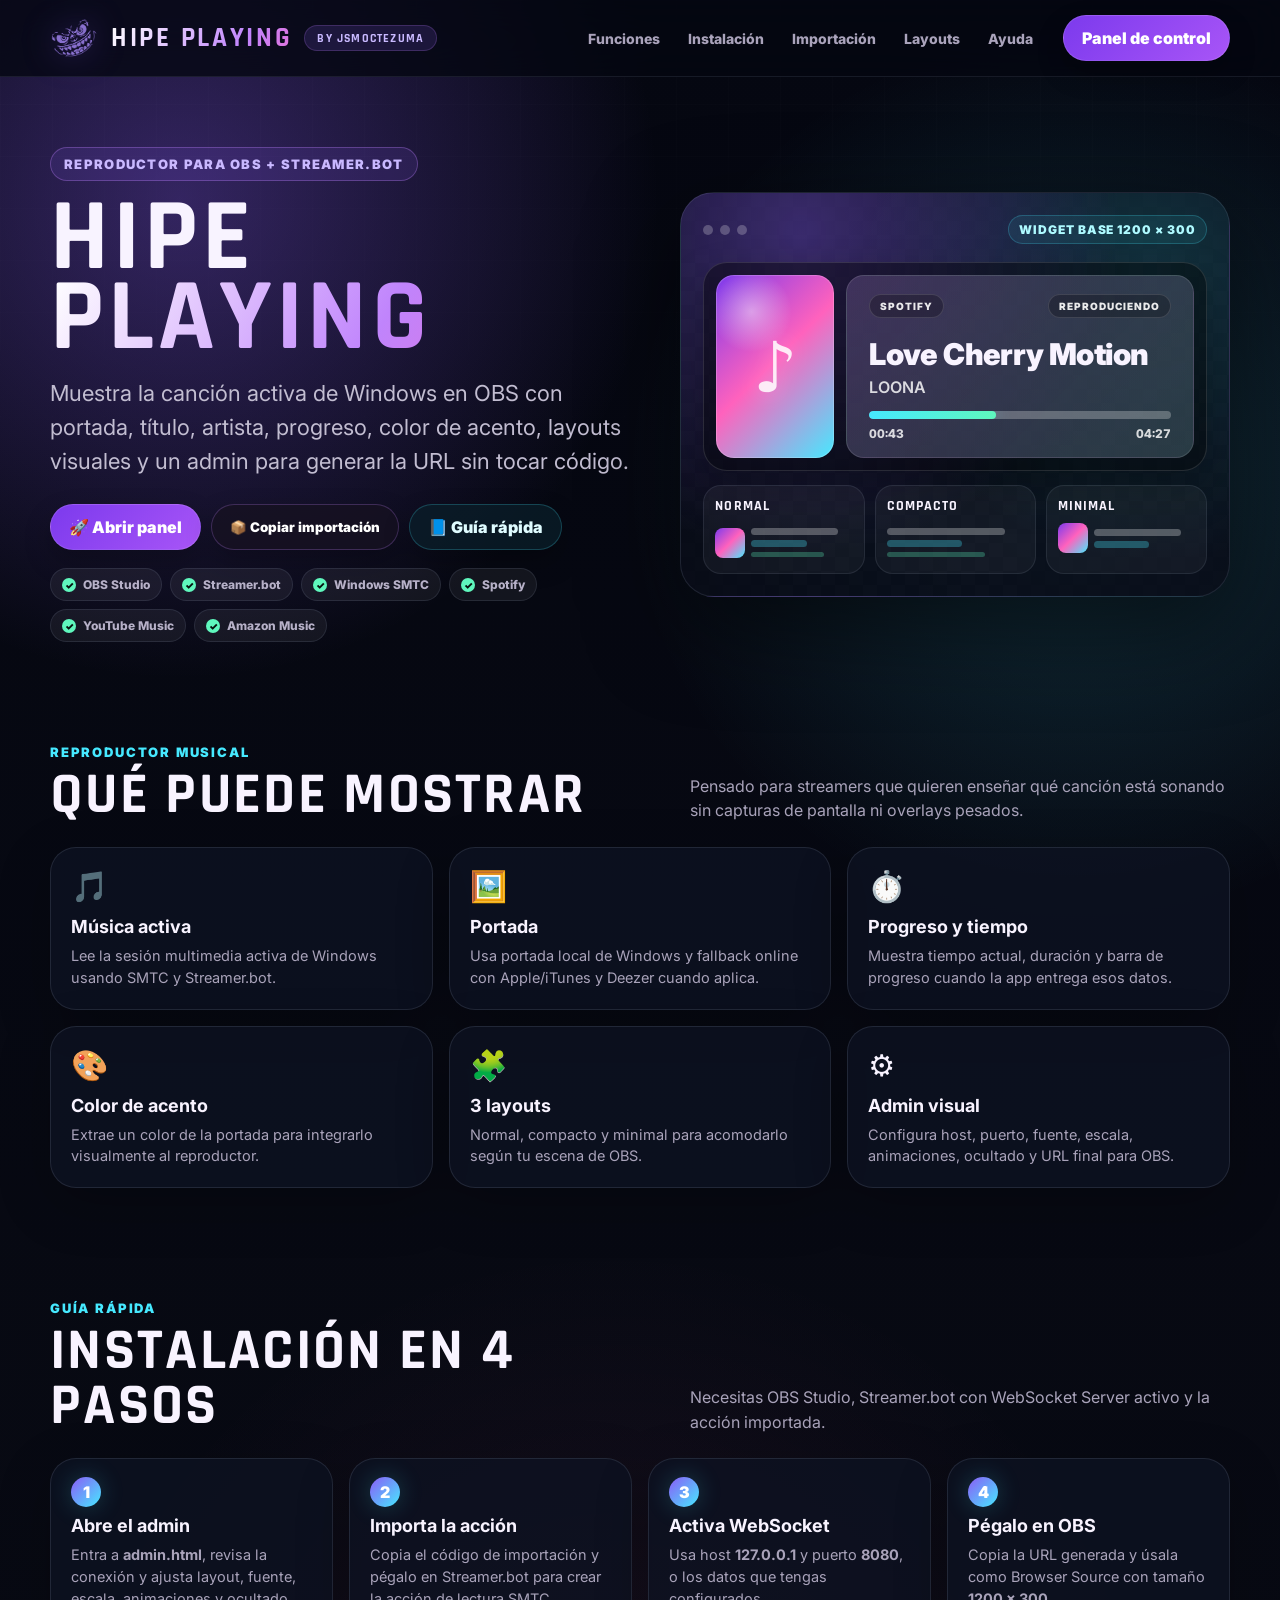
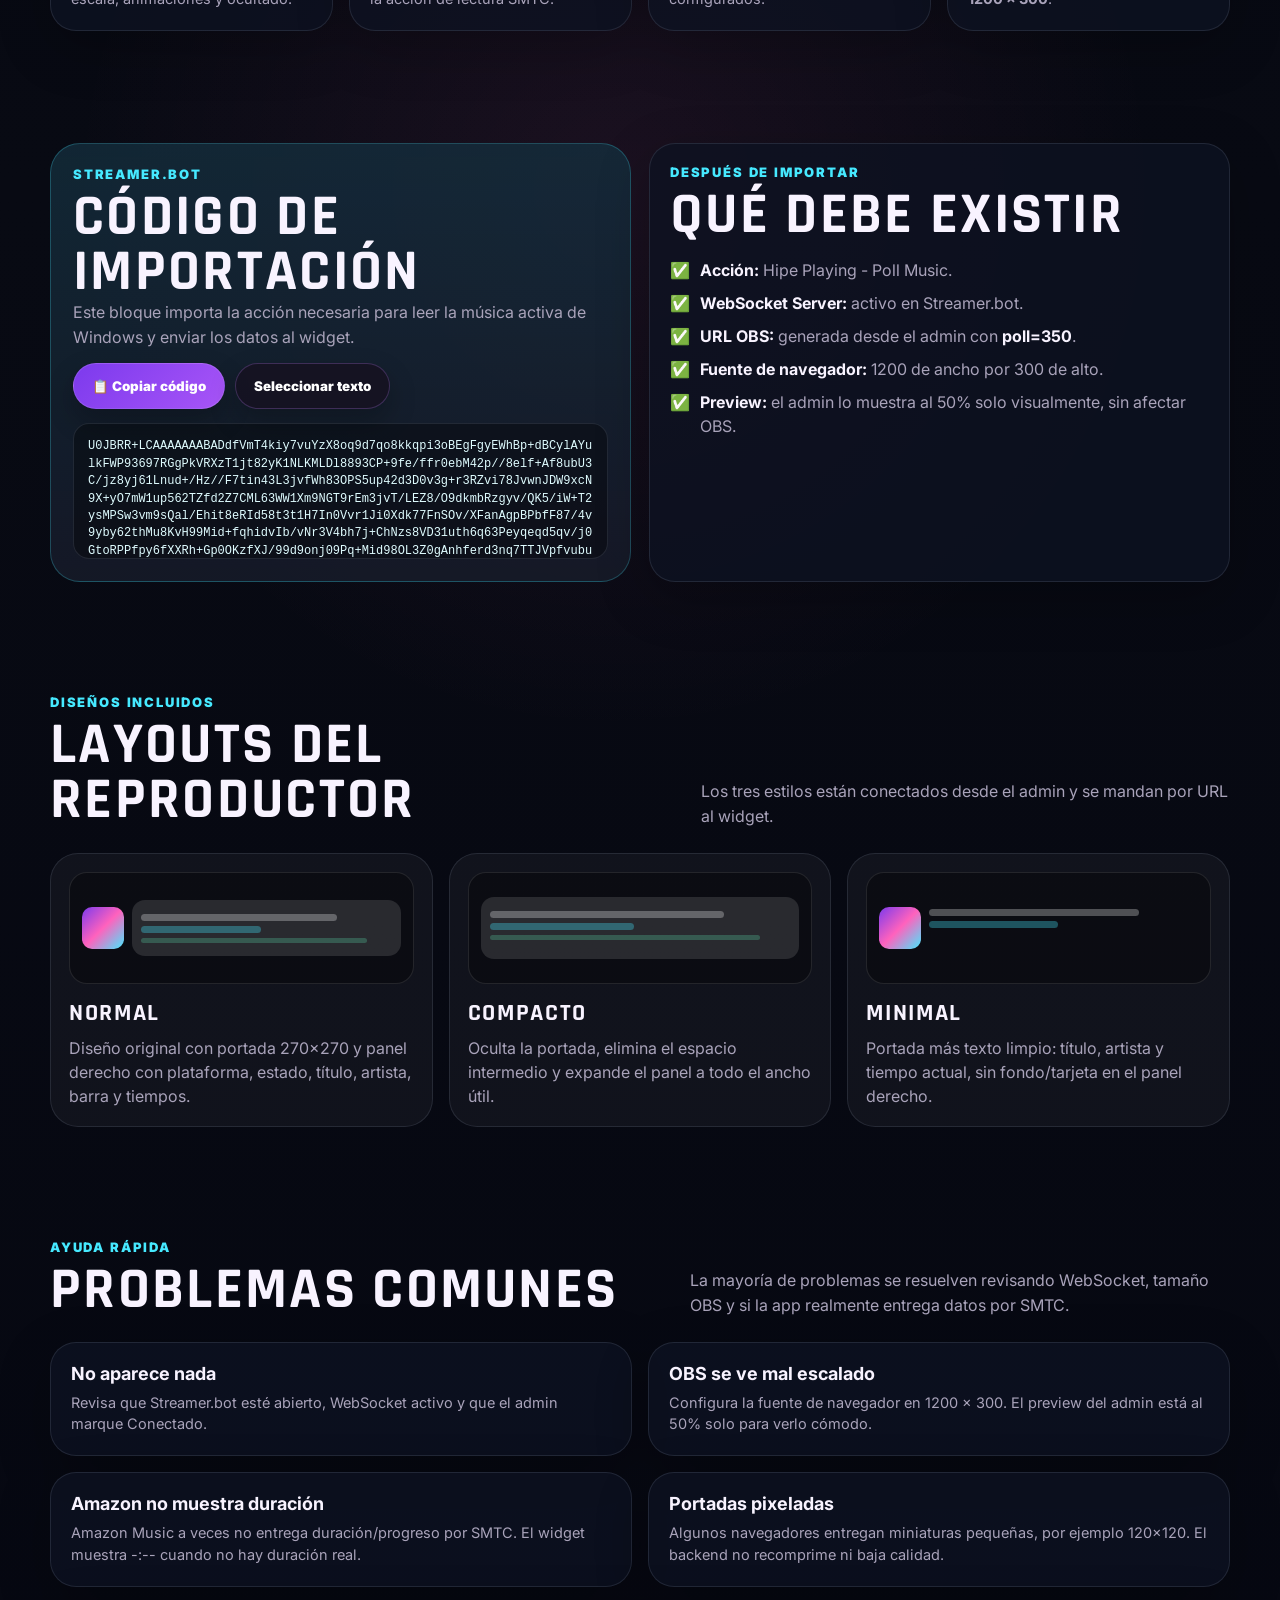
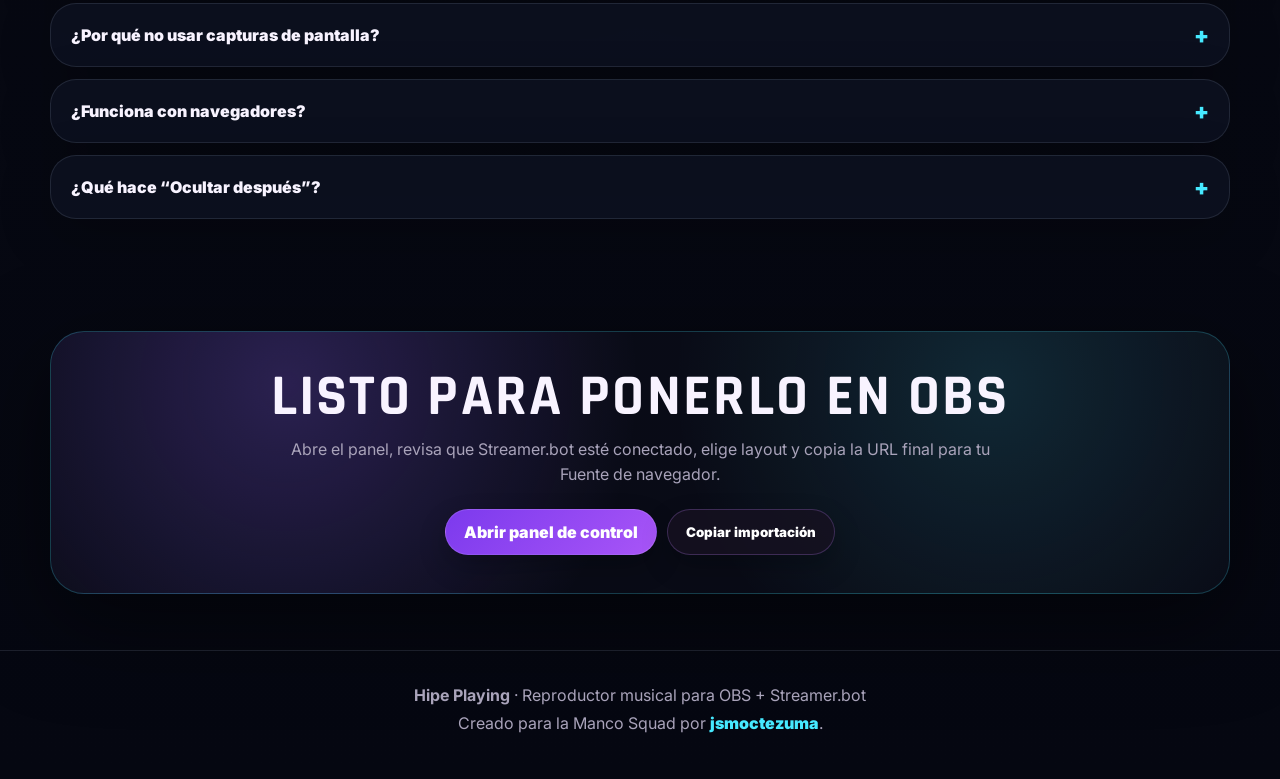
<file: index.html>
<!DOCTYPE html>
<html lang="es">
<head>
  <meta charset="UTF-8" />
  <meta name="viewport" content="width=device-width, initial-scale=1.0" />
  <title>Hipe Playing | Reproductor musical para OBS</title>
  <meta name="description" content="Widget musical para OBS que muestra la música activa de Windows usando Streamer.bot y SMTC, con portada, progreso, layouts y panel visual." />
  <link rel="icon" type="image/png" href="assets/images/favicon.png" />
  <link rel="apple-touch-icon" href="assets/images/favicon.png" />
  <link rel="preconnect" href="https://fonts.googleapis.com">
  <link rel="preconnect" href="https://fonts.gstatic.com" crossorigin>
  <link href="https://fonts.googleapis.com/css2?family=Rajdhani:wght@600;700;800;900&family=Inter:wght@400;500;600;700;800;900&display=swap" rel="stylesheet">
  <style>
    :root {
      --bg: #050711;
      --bg2: #090d1a;
      --panel: rgba(14, 18, 34, .78);
      --panel2: rgba(20, 24, 44, .70);
      --line: rgba(148, 163, 184, .16);
      --line2: rgba(78, 242, 220, .28);
      --txt: #f8f3ff;
      --muted: #a9a3ba;
      --soft: #7f7792;
      --purple: #8b5cf6;
      --purple2: #c084fc;
      --cyan: #46e9ff;
      --mint: #5ff7bd;
      --pink: #ff62bd;
      --warn: #ffd166;
      --shadow: 0 28px 90px rgba(0,0,0,.50);
      --radius: 26px;
      --max: 1180px;
    }

    * { box-sizing: border-box; }
    html { scroll-behavior: smooth; }
    body {
      margin: 0;
      min-height: 100vh;
      color: var(--txt);
      background:
        radial-gradient(circle at 14% 5%, rgba(139, 92, 246, .35), transparent 30rem),
        radial-gradient(circle at 84% 12%, rgba(70, 233, 255, .17), transparent 28rem),
        radial-gradient(circle at 48% 45%, rgba(255, 98, 189, .08), transparent 34rem),
        linear-gradient(180deg, #050711 0%, #080a13 45%, #050711 100%);
      font-family: Inter, system-ui, -apple-system, BlinkMacSystemFont, "Segoe UI", sans-serif;
      overflow-x: hidden;
    }

    body::before {
      content: "";
      position: fixed;
      inset: 0;
      pointer-events: none;
      z-index: -2;
      opacity: .34;
      background-image:
        linear-gradient(rgba(255,255,255,.045) 1px, transparent 1px),
        linear-gradient(90deg, rgba(255,255,255,.045) 1px, transparent 1px);
      background-size: 52px 52px;
      mask-image: linear-gradient(to bottom, #000 0%, transparent 78%);
    }

    body::after {
      content: "";
      position: fixed;
      inset: 0;
      pointer-events: none;
      z-index: -1;
      background: linear-gradient(120deg, transparent 0%, rgba(255,255,255,.045) 46%, transparent 56%);
      transform: translateX(-92%);
      animation: shine 10s ease-in-out infinite;
    }

    @keyframes shine {
      0%, 62% { transform: translateX(-95%); opacity: 0; }
      74% { opacity: .45; }
      100% { transform: translateX(95%); opacity: 0; }
    }

    a { color: inherit; text-decoration: none; }
    .wrap { width: min(var(--max), calc(100% - 38px)); margin: 0 auto; }

    .topbar {
      position: sticky;
      top: 0;
      z-index: 50;
      border-bottom: 1px solid rgba(148, 163, 184, .13);
      background: rgba(5, 7, 17, .78);
      backdrop-filter: blur(18px);
    }

    .topbar-inner {
      min-height: 76px;
      display: flex;
      align-items: center;
      justify-content: space-between;
      gap: 18px;
    }

    .brand {
      display: flex;
      align-items: center;
      gap: 13px;
      min-width: 0;
    }

    .brand img {
      width: 48px;
      height: 48px;
      object-fit: contain;
      filter: drop-shadow(0 0 16px rgba(139, 92, 246, .52));
      flex-shrink: 0;
    }

    .brand-lockup {
      display: flex;
      align-items: center;
      gap: 12px;
      min-width: 0;
    }

    .brand-text {
      font-family: Rajdhani, sans-serif;
      font-size: 27px;
      line-height: 1;
      font-weight: 900;
      letter-spacing: .10em;
      text-transform: uppercase;
      white-space: nowrap;
      background: linear-gradient(120deg, #fff 0%, #c084fc 28%, #ff62bd 48%, #46e9ff 72%, #fff 100%);
      background-size: 260% 260%;
      -webkit-background-clip: text;
      background-clip: text;
      color: transparent;
      animation: gradientMove 7s ease infinite;
    }

    .brand-pill {
      display: inline-flex;
      align-items: center;
      height: 26px;
      padding: 0 12px;
      border-radius: 999px;
      border: 1px solid rgba(192, 132, 252, .20);
      background: rgba(139, 92, 246, .16);
      color: #c9b9ff;
      font-family: Rajdhani, sans-serif;
      font-size: 12px;
      font-weight: 900;
      letter-spacing: .10em;
      text-transform: uppercase;
      white-space: nowrap;
    }

    @keyframes gradientMove {
      0%,100% { background-position: 0% 50%; }
      50% { background-position: 100% 50%; }
    }

    .nav {
      display: flex;
      align-items: center;
      gap: 4px;
      margin-left: auto;
    }

    .nav a {
      padding: 10px 12px;
      border-radius: 999px;
      color: #aaa3bb;
      font-size: 14px;
      font-weight: 800;
      transition: .18s ease;
    }

    .nav a:hover {
      color: #fff;
      background: rgba(255,255,255,.07);
    }

    .btn {
      display: inline-flex;
      align-items: center;
      justify-content: center;
      gap: 9px;
      min-height: 46px;
      border-radius: 999px;
      padding: 12px 18px;
      border: 1px solid rgba(255,255,255,.12);
      color: #fff;
      font-weight: 900;
      cursor: pointer;
      box-shadow: 0 12px 28px rgba(0,0,0,.24);
      transition: transform .18s ease, box-shadow .18s ease, border-color .18s ease, background .18s ease;
      font-family: Inter, sans-serif;
      white-space: nowrap;
    }

    .btn:hover {
      transform: translateY(-2px);
      box-shadow: 0 0 0 1px rgba(70,233,255,.18) inset, 0 16px 38px rgba(0,0,0,.34), 0 0 28px rgba(70,233,255,.20);
      border-color: rgba(70, 233, 255, .40);
    }

    .btn-primary {
      background: linear-gradient(135deg, #7c3aed, #a855f7);
    }

    .btn-secondary {
      background: rgba(22, 18, 34, .82);
      border-color: rgba(192, 132, 252, .24);
    }

    .btn-ghost {
      background: rgba(11, 31, 42, .72);
      border-color: rgba(70, 233, 255, .22);
      color: #dffcff;
    }

    .hero {
      padding: 70px 0 46px;
    }

    .hero-grid {
      display: grid;
      grid-template-columns: minmax(0, .95fr) minmax(420px, .90fr);
      gap: 50px;
      align-items: center;
    }

    .kicker {
      display: inline-flex;
      align-items: center;
      gap: 9px;
      padding: 8px 13px;
      border: 1px solid rgba(192,132,252,.32);
      background: rgba(139,92,246,.13);
      color: #c9b8ff;
      border-radius: 999px;
      font-size: 13px;
      font-weight: 900;
      letter-spacing: .10em;
      text-transform: uppercase;
    }

    h1 {
      margin: 18px 0 17px;
      font-family: Rajdhani, sans-serif;
      font-size: clamp(58px, 8vw, 112px);
      line-height: .78;
      font-weight: 900;
      letter-spacing: .04em;
      text-transform: uppercase;
    }

    h1 span {
      display: block;
      background: linear-gradient(120deg, #fff 0%, #c084fc 22%, #ff62bd 44%, #46e9ff 70%, #fff 100%);
      background-size: 260% 260%;
      -webkit-background-clip: text;
      background-clip: text;
      color: transparent;
      animation: gradientMove 7s ease infinite;
    }

    .lead {
      margin: 0 0 26px;
      max-width: 720px;
      color: #c2bdd1;
      font-size: clamp(18px, 2vw, 22px);
      line-height: 1.55;
    }

    .hero-actions {
      display: flex;
      flex-wrap: wrap;
      gap: 10px;
      margin-bottom: 18px;
    }

    .badges {
      display: flex;
      flex-wrap: wrap;
      gap: 8px;
      max-width: 680px;
    }

    .badge {
      display: inline-flex;
      align-items: center;
      gap: 7px;
      min-height: 33px;
      padding: 7px 11px;
      border-radius: 999px;
      border: 1px solid rgba(148,163,184,.15);
      background: rgba(255,255,255,.055);
      color: #b7b1c8;
      font-size: 12px;
      font-weight: 800;
    }

    .badge::before {
      content: "✓";
      display: grid;
      place-items: center;
      width: 14px;
      height: 14px;
      border-radius: 50%;
      color: #07130f;
      background: var(--mint);
      font-size: 10px;
      font-weight: 900;
    }

    .preview-shell {
      position: relative;
      border: 1px solid rgba(148,163,184,.16);
      border-radius: 34px;
      background:
        radial-gradient(circle at 22% 10%, rgba(139,92,246,.38), transparent 20rem),
        radial-gradient(circle at 86% 20%, rgba(70,233,255,.16), transparent 18rem),
        rgba(9, 12, 24, .84);
      box-shadow: var(--shadow);
      padding: 22px;
      overflow: hidden;
      isolation: isolate;
    }

    .preview-shell::before {
      content: "";
      position: absolute;
      inset: 0;
      opacity: .20;
      background-image:
        linear-gradient(45deg, rgba(255,255,255,.05) 25%, transparent 25%),
        linear-gradient(-45deg, rgba(255,255,255,.05) 25%, transparent 25%),
        linear-gradient(45deg, transparent 75%, rgba(255,255,255,.05) 75%),
        linear-gradient(-45deg, transparent 75%, rgba(255,255,255,.05) 75%);
      background-size: 28px 28px;
      background-position: 0 0, 0 14px, 14px -14px, -14px 0px;
      pointer-events: none;
      z-index: -1;
    }

    .window-head {
      display: flex;
      align-items: center;
      justify-content: space-between;
      margin-bottom: 18px;
      color: #b7b0c8;
      font-size: 12px;
      font-weight: 900;
      letter-spacing: .08em;
      text-transform: uppercase;
    }

    .dots {
      display: flex;
      gap: 7px;
    }

    .dots i {
      width: 10px;
      height: 10px;
      border-radius: 50%;
      background: rgba(255,255,255,.23);
    }

    .window-pill {
      padding: 6px 10px;
      border-radius: 999px;
      border: 1px solid rgba(70,233,255,.22);
      background: rgba(70,233,255,.08);
      color: #aefaff;
    }

    .widget-demo {
      display: grid;
      grid-template-columns: 118px 1fr;
      gap: 12px;
      align-items: stretch;
      padding: 12px;
      border-radius: 24px;
      background: rgba(0,0,0,.42);
      border: 1px solid rgba(255,255,255,.12);
      box-shadow: 0 20px 42px rgba(0,0,0,.30);
    }

    .cover-demo {
      min-height: 118px;
      border-radius: 18px;
      overflow: hidden;
      position: relative;
      background:
        radial-gradient(circle at 30% 20%, rgba(255,255,255,.45), transparent 24%),
        linear-gradient(135deg, #7c3aed, #ff62bd 48%, #46e9ff);
      box-shadow: inset 0 0 0 1px rgba(255,255,255,.20);
    }

    .cover-demo::after {
      content: "♪";
      position: absolute;
      inset: 0;
      display: grid;
      place-items: center;
      font-size: 70px;
      color: rgba(255,255,255,.86);
      text-shadow: 0 0 24px rgba(255,255,255,.30);
    }

    .info-demo {
      position: relative;
      min-height: 118px;
      border-radius: 18px;
      padding: 18px 22px 16px;
      overflow: hidden;
      background:
        linear-gradient(0deg, rgba(64,57,65,.38), rgba(64,57,65,.38)),
        linear-gradient(135deg, rgba(139,92,246,.25), rgba(70,233,255,.16)),
        rgba(255,255,255,.05);
      border: 1px solid rgba(255,255,255,.12);
    }

    .topline-demo {
      display: flex;
      justify-content: space-between;
      gap: 12px;
      margin-bottom: 18px;
    }

    .pill-demo {
      display: inline-flex;
      align-items: center;
      height: 24px;
      padding: 0 10px;
      border-radius: 999px;
      background: rgba(0,0,0,.26);
      border: 1px solid rgba(255,255,255,.13);
      color: rgba(255,255,255,.90);
      font-size: 10px;
      font-weight: 900;
      letter-spacing: .10em;
      text-transform: uppercase;
    }

    .song-title {
      font-size: 30px;
      font-weight: 900;
      letter-spacing: -.02em;
      white-space: nowrap;
      overflow: hidden;
      text-overflow: ellipsis;
    }

    .song-artist {
      margin-top: 5px;
      color: rgba(255,255,255,.82);
      font-size: 16px;
      font-weight: 600;
    }

    .bar-demo {
      margin-top: 14px;
      height: 8px;
      border-radius: 999px;
      background: rgba(255,255,255,.26);
      overflow: hidden;
    }

    .bar-demo i {
      display: block;
      width: 42%;
      height: 100%;
      border-radius: inherit;
      background: linear-gradient(90deg, var(--cyan), var(--mint));
      box-shadow: 0 0 18px rgba(70,233,255,.32);
    }

    .time-demo {
      display: flex;
      justify-content: space-between;
      margin-top: 7px;
      color: rgba(255,255,255,.82);
      font-size: 12px;
      font-weight: 800;
      font-variant-numeric: tabular-nums;
    }

    .layout-strip {
      display: grid;
      grid-template-columns: repeat(3, minmax(0, 1fr));
      gap: 10px;
      margin-top: 14px;
    }

    .mini-layout {
      min-height: 86px;
      border-radius: 18px;
      border: 1px solid rgba(148,163,184,.14);
      background: rgba(255,255,255,.045);
      padding: 11px;
      overflow: hidden;
    }

    .mini-layout strong {
      display: block;
      font-family: Rajdhani, sans-serif;
      letter-spacing: .08em;
      text-transform: uppercase;
      font-size: 14px;
      margin-bottom: 8px;
    }

    .mini-normal, .mini-compact, .mini-minimal {
      display: grid;
      gap: 6px;
      align-items: center;
    }

    .mini-normal { grid-template-columns: 30px 1fr; }
    .mini-compact { grid-template-columns: 1fr; }
    .mini-minimal { grid-template-columns: 30px 1fr; }

    .mini-cover {
      width: 30px;
      height: 30px;
      border-radius: 8px;
      background: linear-gradient(135deg, #7c3aed, #ff62bd, #46e9ff);
    }

    .mini-lines span {
      display: block;
      height: 7px;
      border-radius: 99px;
      background: rgba(255,255,255,.28);
      margin: 5px 0;
    }

    .mini-lines span:nth-child(1) { width: 86%; }
    .mini-lines span:nth-child(2) { width: 55%; background: rgba(70,233,255,.30); }
    .mini-lines span:nth-child(3) { width: 72%; height: 5px; background: rgba(95,247,189,.28); }

    section {
      padding: 56px 0;
    }

    .section-head {
      display: flex;
      justify-content: space-between;
      align-items: end;
      gap: 24px;
      margin-bottom: 24px;
    }

    .eyebrow {
      color: var(--cyan);
      font-weight: 900;
      text-transform: uppercase;
      letter-spacing: .14em;
      font-size: 13px;
    }

    h2 {
      margin: 8px 0 0;
      font-family: Rajdhani, sans-serif;
      font-size: clamp(34px, 5vw, 58px);
      line-height: .95;
      text-transform: uppercase;
      letter-spacing: .04em;
    }

    .section-note {
      color: var(--muted);
      max-width: 540px;
      line-height: 1.55;
      margin: 0;
    }

    .grid {
      display: grid;
      gap: 16px;
    }

    .features {
      grid-template-columns: repeat(3, minmax(0, 1fr));
    }

    .card, .step, .panel, .faq-item, .trouble-card {
      border: 1px solid var(--line);
      background: var(--panel);
      border-radius: var(--radius);
      padding: 20px;
      box-shadow: 0 16px 54px rgba(0,0,0,.24);
    }

    .card-icon {
      font-size: 30px;
      margin-bottom: 12px;
    }

    .card h3, .step h3, .panel h3, .trouble-card h3 {
      margin: 0 0 8px;
      font-size: 18px;
    }

    .card p, .step p, .panel p, .trouble-card p {
      margin: 0;
      color: var(--muted);
      line-height: 1.50;
      font-size: 14.5px;
    }

    .steps {
      grid-template-columns: repeat(4, minmax(0, 1fr));
      counter-reset: steps;
    }

    .step {
      position: relative;
      padding-top: 56px;
    }

    .step::before {
      counter-increment: steps;
      content: counter(steps);
      position: absolute;
      left: 20px;
      top: 18px;
      width: 30px;
      height: 30px;
      border-radius: 50%;
      display: grid;
      place-items: center;
      background: linear-gradient(135deg, var(--purple), var(--cyan));
      color: #fff;
      font-weight: 900;
      box-shadow: 0 0 24px rgba(70,233,255,.22);
    }

    .split {
      display: grid;
      grid-template-columns: 1fr 1fr;
      gap: 18px;
      align-items: stretch;
    }

    .copy-box {
      border: 1px solid rgba(70,233,255,.24);
      background:
        linear-gradient(180deg, rgba(70,233,255,.10), rgba(255,255,255,.035)),
        var(--panel);
      border-radius: 30px;
      padding: 22px;
      overflow: hidden;
      display: flex;
      flex-direction: column;
      min-height: 410px;
    }

    .copy-box textarea {
      width: 100%;
      height: 136px;
      resize: none;
      margin-top: 14px;
      border: 1px solid rgba(148,163,184,.16);
      background: rgba(0,0,0,.34);
      color: #dffcff;
      border-radius: 16px;
      padding: 14px;
      font-family: ui-monospace, SFMono-Regular, Menlo, Consolas, monospace;
      font-size: 12px;
      line-height: 1.45;
      outline: none;
    }

    .copy-actions {
      display: flex;
      flex-wrap: wrap;
      gap: 10px;
      margin-top: 14px;
    }

    .mini-list {
      display: grid;
      gap: 10px;
      margin-top: 16px;
    }

    .mini-list div {
      display: flex;
      gap: 10px;
      color: var(--muted);
      align-items: flex-start;
      line-height: 1.45;
    }

    .mini-list b {
      color: var(--txt);
    }

    .layouts {
      grid-template-columns: repeat(3, minmax(0, 1fr));
    }

    .layout-card {
      position: relative;
      border-radius: 28px;
      border: 1px solid rgba(148,163,184,.16);
      background: rgba(255,255,255,.045);
      padding: 18px;
      overflow: hidden;
      min-height: 245px;
    }

    .layout-preview {
      height: 112px;
      border-radius: 18px;
      background: rgba(0,0,0,.32);
      border: 1px solid rgba(255,255,255,.10);
      display: grid;
      align-items: center;
      padding: 12px;
      margin-bottom: 14px;
    }

    .layout-card h3 {
      margin: 0 0 8px;
      font-family: Rajdhani, sans-serif;
      font-size: 24px;
      letter-spacing: .07em;
      text-transform: uppercase;
    }

    .layout-card p {
      margin: 0;
      color: var(--muted);
      line-height: 1.5;
    }

    .normal-preview, .minimal-preview {
      display: grid;
      grid-template-columns: 42px 1fr;
      gap: 8px;
      align-items: center;
    }

    .compact-preview {
      display: grid;
      grid-template-columns: 1fr;
      gap: 8px;
    }

    .preview-cover {
      width: 42px;
      height: 42px;
      border-radius: 10px;
      background: linear-gradient(135deg, #7c3aed, #ff62bd, #46e9ff);
    }

    .preview-panel {
      height: 56px;
      border-radius: 13px;
      background: rgba(255,255,255,.12);
      padding: 9px;
    }

    .preview-panel.wide {
      height: 62px;
    }

    .preview-panel.clean {
      background: transparent;
      padding: 4px 0;
    }

    .preview-panel span {
      display: block;
      height: 7px;
      border-radius: 99px;
      background: rgba(255,255,255,.28);
      margin: 5px 0;
    }

    .preview-panel span:nth-child(1) { width: 78%; }
    .preview-panel span:nth-child(2) { width: 48%; background: rgba(70,233,255,.32); }
    .preview-panel span:nth-child(3) { width: 90%; height: 5px; background: rgba(95,247,189,.24); }

    .trouble {
      grid-template-columns: repeat(2, minmax(0, 1fr));
    }

    .faq {
      display: grid;
      gap: 12px;
    }

    details.faq-item {
      padding: 0;
      overflow: hidden;
    }

    .faq-item summary {
      list-style: none;
      cursor: pointer;
      padding: 18px 20px;
      font-weight: 900;
      display: flex;
      justify-content: space-between;
      gap: 14px;
      align-items: center;
    }

    .faq-item summary::-webkit-details-marker { display: none; }
    .faq-item summary::after {
      content: "+";
      color: var(--cyan);
      font-size: 22px;
    }

    .faq-item[open] summary::after { content: "–"; }

    .faq-item p {
      margin: 0;
      padding: 0 20px 18px;
      color: var(--muted);
      line-height: 1.55;
    }

    .cta {
      border: 1px solid rgba(70,233,255,.22);
      background:
        radial-gradient(circle at 20% 20%, rgba(139,92,246,.26), transparent 22rem),
        radial-gradient(circle at 80% 20%, rgba(70,233,255,.13), transparent 20rem),
        rgba(11,14,25,.78);
      border-radius: 34px;
      padding: 38px;
      text-align: center;
      box-shadow: var(--shadow);
    }

    .cta h2 { margin: 0 0 12px; }
    .cta p {
      color: var(--muted);
      margin: 0 auto 22px;
      max-width: 700px;
      line-height: 1.58;
    }

    footer {
      border-top: 1px solid var(--line);
      padding: 26px 0 38px;
      color: var(--muted);
      text-align: center;
    }

    footer p { margin: 8px 0; }
    footer a { color: var(--cyan); font-weight: 900; }

    .toast {
      position: fixed;
      left: 50%;
      bottom: 22px;
      transform: translate(-50%, 18px);
      opacity: 0;
      pointer-events: none;
      background: #101827;
      color: white;
      border: 1px solid rgba(95,247,189,.34);
      box-shadow: var(--shadow);
      border-radius: 999px;
      padding: 12px 18px;
      font-weight: 900;
      z-index: 99;
      transition: .25s ease;
    }

    .toast.show {
      transform: translate(-50%, 0);
      opacity: 1;
    }

    @media (max-width: 1020px) {
      .nav { display: none; }
      .hero-grid, .split { grid-template-columns: 1fr; }
      .features, .layouts { grid-template-columns: repeat(2, minmax(0, 1fr)); }
      .steps { grid-template-columns: repeat(2, minmax(0, 1fr)); }
      .preview-shell { max-width: 680px; }
    }

    @media (max-width: 660px) {
      .wrap { width: min(100% - 24px, var(--max)); }
      .topbar-inner { min-height: 66px; }
      .brand-text { font-size: 21px; }
      .brand-pill { display: none; }
      .brand img { width: 40px; height: 40px; }
      .topbar .btn { padding-inline: 12px; font-size: 13px; }
      .hero { padding-top: 48px; }
      .hero-actions .btn { width: 100%; }
      .features, .steps, .layouts, .trouble { grid-template-columns: 1fr; }
      .section-head { display: block; }
      .section-note { margin-top: 12px; }
      .widget-demo { grid-template-columns: 78px 1fr; }
      .cover-demo { min-height: 78px; }
      .cover-demo::after { font-size: 46px; }
      .info-demo { min-height: 78px; padding: 13px 14px; }
      .topline-demo { margin-bottom: 9px; }
      .song-title { font-size: 20px; }
      .bar-demo, .time-demo { display: none; }
      .layout-strip { grid-template-columns: 1fr; }
      .cta { padding: 28px 18px; }
    }
  </style>
</head>
<body>
  <header class="topbar">
    <div class="wrap topbar-inner">
      <a class="brand" href="#inicio" aria-label="Ir al inicio">
        <img src="assets/images/mc.png" alt="Hipe Playing">
        <div class="brand-lockup">
          <div class="brand-text">Hipe Playing</div>
          <div class="brand-pill">by jsmoctezuma</div>
        </div>
      </a>

      <nav class="nav" aria-label="Navegación principal">
        <a href="#funciones">Funciones</a>
        <a href="#instalacion">Instalación</a>
        <a href="#importacion">Importación</a>
        <a href="#layouts">Layouts</a>
        <a href="#ayuda">Ayuda</a>
      </nav>

      <a class="btn btn-primary" href="./admin.html" target="_blank" rel="noopener noreferrer">Panel de control</a>
    </div>
  </header>

  <main id="inicio">
    <section class="hero">
      <div class="wrap hero-grid">
        <div>
          <div class="kicker">Reproductor para OBS + Streamer.bot</div>
          <h1>Hipe <span>Playing</span></h1>
          <p class="lead">Muestra la canción activa de Windows en OBS con portada, título, artista, progreso, color de acento, layouts visuales y un admin para generar la URL sin tocar código.</p>

          <div class="hero-actions">
            <a class="btn btn-primary" href="./admin.html" target="_blank" rel="noopener noreferrer">🚀 Abrir panel</a>
            <button class="btn btn-secondary" type="button" data-copy-import>📦 Copiar importación</button>
            <a class="btn btn-ghost" href="#instalacion">📘 Guía rápida</a>
          </div>

          <div class="badges" aria-label="Compatibilidades">
            <span class="badge">OBS Studio</span>
            <span class="badge">Streamer.bot</span>
            <span class="badge">Windows SMTC</span>
            <span class="badge">Spotify</span>
            <span class="badge">YouTube Music</span>
            <span class="badge">Amazon Music</span>
          </div>
        </div>

        <aside class="preview-shell" aria-label="Vista previa visual de Hipe Playing">
          <div class="window-head">
            <div class="dots"><i></i><i></i><i></i></div>
            <span class="window-pill">Widget base 1200 × 300</span>
          </div>

          <div class="widget-demo">
            <div class="cover-demo"></div>
            <div class="info-demo">
              <div class="topline-demo">
                <span class="pill-demo">Spotify</span>
                <span class="pill-demo">Reproduciendo</span>
              </div>
              <div class="song-title">Love Cherry Motion</div>
              <div class="song-artist">LOONA</div>
              <div class="bar-demo"><i></i></div>
              <div class="time-demo"><span>00:43</span><span>04:27</span></div>
            </div>
          </div>

          <div class="layout-strip">
            <div class="mini-layout">
              <strong>Normal</strong>
              <div class="mini-normal">
                <div class="mini-cover"></div>
                <div class="mini-lines"><span></span><span></span><span></span></div>
              </div>
            </div>
            <div class="mini-layout">
              <strong>Compacto</strong>
              <div class="mini-compact">
                <div class="mini-lines"><span></span><span></span><span></span></div>
              </div>
            </div>
            <div class="mini-layout">
              <strong>Minimal</strong>
              <div class="mini-minimal">
                <div class="mini-cover"></div>
                <div class="mini-lines"><span></span><span></span></div>
              </div>
            </div>
          </div>
        </aside>
      </div>
    </section>

    <section id="funciones">
      <div class="wrap">
        <div class="section-head">
          <div>
            <div class="eyebrow">Reproductor musical</div>
            <h2>Qué puede mostrar</h2>
          </div>
          <p class="section-note">Pensado para streamers que quieren enseñar qué canción está sonando sin capturas de pantalla ni overlays pesados.</p>
        </div>

        <div class="grid features">
          <article class="card"><div class="card-icon">🎵</div><h3>Música activa</h3><p>Lee la sesión multimedia activa de Windows usando SMTC y Streamer.bot.</p></article>
          <article class="card"><div class="card-icon">🖼️</div><h3>Portada</h3><p>Usa portada local de Windows y fallback online con Apple/iTunes y Deezer cuando aplica.</p></article>
          <article class="card"><div class="card-icon">⏱️</div><h3>Progreso y tiempo</h3><p>Muestra tiempo actual, duración y barra de progreso cuando la app entrega esos datos.</p></article>
          <article class="card"><div class="card-icon">🎨</div><h3>Color de acento</h3><p>Extrae un color de la portada para integrarlo visualmente al reproductor.</p></article>
          <article class="card"><div class="card-icon">🧩</div><h3>3 layouts</h3><p>Normal, compacto y minimal para acomodarlo según tu escena de OBS.</p></article>
          <article class="card"><div class="card-icon">⚙️</div><h3>Admin visual</h3><p>Configura host, puerto, fuente, escala, animaciones, ocultado y URL final para OBS.</p></article>
        </div>
      </div>
    </section>

    <section id="instalacion">
      <div class="wrap">
        <div class="section-head">
          <div>
            <div class="eyebrow">Guía rápida</div>
            <h2>Instalación en 4 pasos</h2>
          </div>
          <p class="section-note">Necesitas OBS Studio, Streamer.bot con WebSocket Server activo y la acción importada.</p>
        </div>

        <div class="grid steps">
          <article class="step"><h3>Abre el admin</h3><p>Entra a <b>admin.html</b>, revisa la conexión y ajusta layout, fuente, escala, animaciones y ocultado.</p></article>
          <article class="step"><h3>Importa la acción</h3><p>Copia el código de importación y pégalo en Streamer.bot para crear la acción de lectura SMTC.</p></article>
          <article class="step"><h3>Activa WebSocket</h3><p>Usa host <b>127.0.0.1</b> y puerto <b>8080</b>, o los datos que tengas configurados.</p></article>
          <article class="step"><h3>Pégalo en OBS</h3><p>Copia la URL generada y úsala como Browser Source con tamaño <b>1200 × 300</b>.</p></article>
        </div>
      </div>
    </section>

    <section id="importacion">
      <div class="wrap split">
        <div class="copy-box">
          <div class="eyebrow">Streamer.bot</div>
          <h2>Código de importación</h2>
          <p class="section-note">Este bloque importa la acción necesaria para leer la música activa de Windows y enviar los datos al widget.</p>

          <div class="copy-actions">
            <button class="btn btn-primary" type="button" data-copy-import>📋 Copiar código</button>
            <button class="btn btn-secondary" type="button" data-select-import>Seleccionar texto</button>
          </div>

          <textarea id="importCode" spellcheck="false" aria-label="Código de importación para Streamer.bot">U0JBRR+LCAAAAAAABADdfVmT4kiy7vuYzX8oq9d7qo8kkqpi3oBEgFgyEWhBp+dBCylAYulkFWP93697RGgPkVRXzT1jt82yK1NLKMLDl8893CP+9fe/ffr0ebM42p//8elf+Af8ubU3C/jz8yj61Lnud+/Hz//F7tin43L3jvfWh83OPS5up42d3D0v3g+r3RZvi78JvwnJDW9xcN9X+yO7mW1up562TZfd2Z7CML63WW1Xm9NGT9rEm3jvT/LEZ8/O9dkmbRzgyv/QK5/iW+T2ysMPSw3vm9sQal/Ehit8eRId58t3t1H7In0Vvr1Ji0Xdk77FnSOv/XFanAgpBPbfF87/4v9yby62thMu8KvH99Mid+fqhidvIb/vNr3V4bh7j+ChNzs8VD31uth6q63Peyqeqd5qv/j0GtoRPPfpy6fXXRh+Gp0OKzfXJ/99d9onj09Pq+Mid98OL3Z0gAnhferd3nq7TTJVpfvubuue3t8X2yPv7vF95fswldn5KcwRZSH7fYWEwwf/9ed/Fe7SWXRrUmPhfpe+vNVr4pcnmLMv34WaDbPo1Z6cb2/fvZr3ufjqMdojpb4JUvFO5Uyl83CIWeuf2bt/pn/8MzvWw8lplrmRN9p4+vjzRR7Ji05GQNKJWbwtgOzuovQ5crv9j99/N1Ywd5fD77+PVu777rB7O/427sx+/11+hw5cdu/B16fffz8/gczWhJrY+P33zcHdvYcr5zcvDItd+qttTqPDcbEhLeYb/GdxRE50XLR3HiGNZ473zsb1tVp487r68eUiDIrXhoG6nxveyamNBdsY3/jPhK/c66EaLnqTb8+TvehK4cmKWrOFORYsQzjpXf3Ja9enluGJTleOVHN5cTf6DZ47O9sRvLMbt7ctcb657udRaw3P3Nyo9ax1looD15yNBvcP4/aq6ffbLXg3lOamGva7Y3h/LPS7IOLtVsvdqjWnprxr0LZl1ANN0teOVA/cqNnoP48u2G/4FrTR9N2esvc2smBNW9B/GcY78t2aGtlGfdvvXpfwe9LeVNLr/WfB76/63+69P980zk67dZjDuKcwhlm3sZ4b16QdbMPayAdX0u6243QbSD/SzsRUBE9qRLag1IHON2xj9MyhRW8swL9Ivw7+rXfDI7SZb0NUwrmhtjxZF+ZIk466hDY12xDDYSDundBaOj09zNNJXzndcN3vKmdHuvgwd+G8pkN//X38zAKex3/pT0twtwHrX5Nzn/6ktN7fHOnJf522pp5Rnzg1L3TD8c4yrofZplHTYC4WBvKTv8/2K/O9vbVq7uL2gD9vs61+cDqNSJeWexjfzO3Ka2u6/MOVGqfBNN838tM7lK/RtoEH/RPM41Y1lcip9Xf98Nif6i25L7dGEz1UZoHrz3R9NtXGHlw7e5IeadIydLoX39l8962uLjnSVbLdl1u/s5/NhKdTfxV8K4+D0WWjC56pnPpdnIsxmYviM28TLh10t0vmM+G3iSSvbRg/8lUy/hmM1S+3OYy++6pRl2yj41vGBftx84yrAPxy7nflQ1/2wnk4Ps+lYwiyFgBvzbwe8pMYuqv6yqlNTpw+Efrpkr6Cb69tSRcmW+UMba6JjGxBflf3+5XQo6dGnqHl6dYTcvM2l2RhLvn+oKM/zSX94nVBv6xa4aL9MT9OxFZ/GFzPlqBH7qYRDdqKM+2EE3Xamsw6sjXV6r1+R9Q1IXzud/SpFjSm5rS56rcPvmXCGLsNpAfqxB3wGGd+W5FlqqK7eSrpgPxYWg2iD0vybZ1tY+LrZivAv1O9MF7Ogd+0Gs69tivI1S+SUTnyet7Z3RyHlhmgrMoLmI+5weYwHAvQT5BROpfDdnM1T/p3DBfT/s/K7jKri7kynKfxt5SGmZ8KvZ7r64yjC+h7feDZkSONl04npsehTIuA6MmdTXj74vc30HfhCnIjH5I5iyg9iv1Hu+clbR/bC5hnYruAn4G3lvOaOkD6zoh94NGa2QiqXzjjCDf99vKD/ibfB3stB9DWnjNvlfqrMAbSxsRUda87QlplbFMdro1fnJrLk5XGA3L+If9SnXbB50EPaiCnIx9szLLfbaBuONrmHmQHdMT6EOvqFei1yJHEi2X2YSwdH+i0tg2gc043pf3L6uKcLae6AO0lyIa89jooj/VERxTk9ID2m8pQ64Q6dTBh3yvYJmg/6ndFkPXxDnkXsM4W9c/MIDRJ5zG8uma7T/RT/IxqjkHvtsJBt750DG2P99hzX0356vZX/n+/9igGeIXfX/CefDm9yccFuR8K+8EqxGurkg0DW+D19Aj07RHmeG23YaxAO8scA2b5nvRBN+qhCzLkgq5yaJ9Pak05e2brZkSKBHhJtKaKN2RYZDBtfu3DOBJ5QV6I56LXimzTQr0XYy8ub/+n0Xrw/P07tH0Ae/Z/gB9Ey7xuYNw3axqshu0W4uRw0WlQ+7UdnaYEkysh2HN85nG6t+ebdKx12TV1oOnoIbqjXiF9m/bB9rM2BBiv2VrC70jH06ymBEBX0Ifh1gGbaWkwr5K2/2iuGL4tzNX1/J8oF9m5AhkIBlGwGhRsBBsPpWHhXornaN+G4VicS+PQrY18ZTVn79Y1dxtOQI/D/C7jeewBDhHd3tjpb+mcgPyddNqXA+gwEXAYmzewyfH3UV6em98e10907Fq3UbNMZQZ48eDI6Nt5B0uXRaemhlZ7mTzPaFGFKxKMM2B6BGT/v1F+B1Pw/0zwR4xxOGj3t32ci5W7zeqRir6uHKlx6He80OtYYFPGYdafAZ4GWk52lXzRU+p5eeHZd+rbWMDDgBsTfHAPsxC8GKrRQsN+yRH4J6vi+zhGB3wlwPL5fkc8m1rC//l3bhX4OJGXIm1if7wSB1BsDvRREZebyhYw7wb6vba0BN+gPgIdMSnRhvr0P4YNUixf1kn89oFHtgT3Yz+Y7fSe0T6DrOwJ/glA74D/D7yvWFId+qw/A04Du9H6/tYs0yvTz5inQf5lEfXvgE/DA/DvFedSY7SeSI0j4FLQZ6hT6q/uRoV25MNdPf2LcY0mBaQ/gK+OgFVOYP+Az+rgq+lPLuqUaSsEewi62hMdQz953e/QfuPoRC2QF/jZyEenNkL9Glo1fe8YjRu+727EpdN+yvWh5G+mNofarUTnVfgucewA+Qz8evDx26Dbai74yu4vluF5sf0KubGNOfiJ48m0TXRvD/RWywX7A/j3ADq5hn6qVwM9vR0lMlBq+yE5LrXHl8nUzi2d7vXsCRhv8G6gk29EFp7/jeOgfL5P6J/54fFfgQc4clT89lizAAf/DKbo967fq2idp1+qUyrG+R8rz+iDwNyHlkRjMKDjth5gHmernmHujnOjLliAn6ms6gcS/zRbZ9CZgFtC8hzwG8i6DuNqRByfhY9NCrGVjzCDttVPObzQqZ89EWONIY1/VMgxw+gFGwM+IvAN4FUBcRvqCLVgCwCnXT1Dv3ltv+A3M2xQ5rdSm3f1zozbz5sNGMvpqsSHnYJt8aR6NpbL0UGV+MR/6104MQt/+UDsoxAHxnhKgNiR096S51/7w7tx4ABjVwLIyswygJ82KvhrT41+1ocHewrXk/vlWF3KG26P+PnNPtxXOjSWNjFwPaFx0kBnWBsdbFYdxtVs9NvezANfXIE5VWT0u70I/Rbec7ZxRf4+LDSM+YN8bvUQ3zMEsgZwdrq697Lev3qmeoEf2dmMz4gLLIyfyMfiWkR6XxS+voS6pq5RTtWfex/H3D2CzvBO+fnCMbjE53gQb3PnfBABXVcu9vMddGPNCXixJfzWhHxrcC9uFSW62H9ZNVcsJgk4vfne7zRXIP+BXeD5yTYUMIbyyuKe/HhVXXPEJB6Y0E2VoJ/wDYy50Lhs/Rnjy6B/wqlR3zhRXXHAz4H3ljC/yb1sf4oYEfUEk0sWl2wG/RU8D/7Kfdn9nuDK/jPouQ2NtYMvQmlM5rFkP7Ptl2x0qqOa4O8oggv8Cc9+hd+Zb98nfuWk3Sd8MjHUYKirdRf84aEm30AnHeeba30GuAxj6zHdUNd6VJ5N0BMBfi+91vre76AfKL4AvQ5Uv6toJ5YW6Di9F16I/MjH5N1hIIbAt8thQOQIZO6SzE28ljczdLDBsgYY8QRYEe0LYO46zGnj4IrouwK/SvVx/B2wTffaB9+N/I7yqy2A9191D/hdRbrimo+A608m2AylBzqg1rr9u/ttGep+rpNvwbyqe+BpXN9gfRqdaDudE+CCE8gI2IKLT37vAt1lMmcNHdc4gT/AjohEHxm6hzzqMkzOHUM4FoD/gGbaKcbuIC+KBv2Fto4TFreJ78E3BLtAuxytue39QF+rvvsL+v4r+wntoE6O15sIHdCuG2I6Z9Au6CB5C3ISPwc8E4JOaYkewZqACacXP/lGVEfbE80NLxyG7D7ywYO8+jzZb+DvNVtjanmSvAc5xDFP9YwPjLhybgi7HE6UjxjrAcymgz7t72YG0lBGGtVfpyrRHQNd8JWOfFvAN2a15uGvvG+ISFfd67dVtOGi06NjitsaZHAe6DvwM+SbLXhg6xE/EjvupOv7ZTrE9zDGDbb6hjbeFVHX6wLIkAA6OHAjH7B7HvsAvgH/UzvOJOUPwBQCf/1VfRsGJB7nDw39ChigBfgdfIHDtt8GH3UzqXgnvMH3T6CT93NBDL3u8my1m6gTA47/EJhRHX2mDD2V26AdoOwDD07ot5878C/QmBNPUOTvZLwamWf8HvqF/t64tbxhiH4N+udgF0PC4yeq35twreMrQthya+FpLjQu8F1qFzfNq5LHuI0i/TRJPyDdhlpjZW/0Ndico7oJI8SZo8ycEt+wrZ7QNgDNQhfsF2ABDX7eExpFQWlt0Aad50XN7Qz8EcAEPuIwqke/+z/MD1E9njcqC9OWMjHHdcBPr8CbEeYsoN+n8GLGbXiPvfvK7TvaoGNYnm8/0Nj6NdVlyXph4CGPE4yUtH0C/CE50jGMaQW6qwm/[base64]/R/Ttj4YL8jx3NyDvN7vI8ztcrFpYPw/fg704SH1vdse6B35K+KSx74bCh6uoVWNdSNf3C74Svdpu3R7rQPgx4RuxXkHH+UCPtVjfUIMBXiZMzbgd3XptD8aE/g85j50V+V+WF09XIA9UqI01sLlYdTXG3UNmF202hw+pvef6f2PxmMdeDTxNtf1R/3wJBHoJtfBLlfRvhbjIuAJgmn7PRI74Y7fi/GKQJ+l+VAf02MBPoJl3OdNxwjXgI1vjmQJww1t32XtV79DsLGfea4458n4GB6fMHpsMzkuZA2lQJeNIzVWc7MfjZ6bF067ufsfjZ/y/3hlGVpZ1iVKl8lGDz9qB/T80eXwE73+ER+hjZS57+O8gm74eByUhkfQD+/g4/LGQuZtBnbFlvT6R+0BL13gu5hTyWkLMHRXPsL8fUgXtE1z01uBrYn4diN7/yP5HwOeIXHOin7l7n/ER0sPdA7mdXgmR89Lsgi6CnM6RPdDXTvegXwAXuPMv7TEPJGP+WcLuI47JgXoY334PvFRNx3O+xQzfqiPcA3GuAY2ZwzpvY/oIN7AZ94iHfg2Rw/At+P0kVz/UO5tE+N9jSeezMf32DjLeKumn2ic6mnLx1rhbaiB7ylbYKP0s94NBaerpZi3RzH6QD6yGKbnKbK698CG5vyj3gQx6C6+9yOYS+ni9zFGppL83Uk7vyag1NSaTdb83byf1/Zu1JcVtsO877G1jCcf58+JSu8cbMJXl8I3MIZlgY0pf+PyVdx6hg58Xr5nG56IsldqT0LcohNbV76n7l30S7rfS/12wSecS/LNK48V4wJrko9V7iO5R33t0j3Mr9oDVonK/cA8I8RL13P5nn7B9R7QnXfuaeX+S0uMK91K70RjjDlGXm9UfgfsjMO5DuN597qN9/L3l3tLWoIMeztee3PpunfL9JMA22zLbYkRYNol+IaldsDPF6zNdb8ot3VxasqpzEPLJ86zS6unH2A+42czfgpZ6wH+He9Qp2B82gId4KD+2MiBjn/3Rvui/8/0mMBifUuwR+CTk9htAL4YP1c10Rk0/vFAbm2qQ1iudaX+0NXII/FYleJhATA2J8Zj1FjcWxQCDfAmrgXldUjczoSskQyKfJL6WkUa1zGPxDOUcEZxfZknmJ9ReT+P50syxHB68XpgGfpXxG5lOcjhaQ4vcvi9EssWedY6O5KydNf9C2C9Mt9SbNcGbMehA8Flxf7UyJqyyWmL4qsxw1dlPZvipTIN8hin+E3wRUCnkthInaM/cziEJzvZmELCN0MjlQngdRZDwPoYGjexAPfPaySm4k/N0TFZvwjHgIeUNfh8P8y3GdmKvxfH5NYYK3JgHgguyOcnJG2x2NOWYaGHnmW456FnszgGfZb8PJT6DLznhcw3y8+JHNOIxeckC+0Y6DD/HraI14AwRnMfV3RQbwS5+BbiARJrgncHURP0N1mPHZE6mCA8YV4j8OcJ1775uiuHpeL5+IM7vvyzK+iflGC6Ao3z+I5izdgnLNC3Em9+3G4BV959NsaYH44riyer5QLsTyIbbG2Jru3elw+W95adQ4HNIclx+bW4ELD6Jgw9jr72TFzvCHk6G/hTOS/I2nXp3skBGgDGWrqce5bplXEN+ITzGtVjc+PC049rlqOydLdl/elK4P8CRuf0Ze92l2eeXsVYPfhde45dwed9z+Dpaf2pjFda6/K1ZM2I01fUc2UbMd/qgC/L+Alw1Wku+WU7tx35ZXzYkir0/P8HGInEsym2EJWQrEnIMCaST1WWJ6UT4tp2Lp7txjqd5esMdaaLNboGxN45IY7J9I/4k4NKjJa2O5jSNSDQMyADE3/A0d3Zb5RpSL+V0QVfXypzdvx4jLhOT/zNRLejLZj6e9J+PvaCOmiN+TuW3BDAHzxYeiN0zJaQi5+0C/OS8FRu3lK6pGNM7KDSi+1cwGJ8S8WNxCQ3iq4pqApZ59kQm1XiP8Ak1A+muo8+uy35xmC7hF0hrzDAeiWb5WYN0u9EQCvMn3gHO7IdTOsa0Pk4KNTuKV0ct0z5DteAJawbQNtK6Q2+CFtTqo/dYv42zXtO11Vmu69Tc0xyJ2Y1xbRhrix9fKE56iqdg2lQjEmsYjqZNTpeU9KPbk/Nxd7+wvewxm0Pftq+FGtKMFyDPaO+gU9+8XrBtphzSPNB+TGPeM7utL+aG+ob49kfa7sbz185zsX47w31mSnFz5V4mvDsfduM62/ke9VzItXPTsjWg0QmR2X5eehbMZ/eodcJ+OyN+SNv8fP5WBX7iVod6CutN1u1Irp2JK+QdhbWL0nyidai7fzRrXXrA6YZzZSjbTydyjzlBymfPyH2EbC+HePicXwuf9+D+y6Jm4/[base64]/UsGT4WIm9ic3Qq+aBJf4fZl/Whf4G/ANhOwhZ4x4bf1KI1quPbJnbPLo3NWHefh0ar5KK0K638/1Ra1DwL4idOfGyuLN/00veha4M+NieQ1aiLYFcwX/rk+ZeNeXH56WB8gXpZroA8il69bHm+rsA74c23l4m8/QqsdP66W9zVw3f8hH4Ojr3M5UNTeHx2s73rQthV8jz2HTlF2bJSfqF/0oH/D7GM9j1k//EZss1IMPzNHDJ80OXPQz9MixWAxzbgYgtpXUlv8ns+hf8xWxz4bWe/7wI/L5E/G/gvJyyrQh/dezh4/SvfsnBbicAzrknqJBG8NTYr5ufl1P+GfFGOA8ThfUZ8ZdVqfsBLj61x8qPSUpUf2t2juCu0xfzKWrUIsJSNDhdhLTJ9DRf+K12Pf8zDfwr+FttgcBl6cmxmItyR3FmTc3jQwTrN9w7WvNB6INWPHuXHdLzZ6wHxcwNVuiQfuxQhZW6tkD5DHalBILiqr09gpcT1nN/xqGZMMry6XruQX8nvHuK9TBDxUHwbjaGG2BKzHARrvFtP6bNrpROOZhXrnGXOlca8Z8NFJLS7gvRD3u7Ixb4B+mxurHsB9mzyHdQvW2Q100Fd+Ng+Y5NNm99JRaj7BDW8kVrE/gz9EYgt3cHlaH9KVhbkOY+LKPcUm+fW5OE+c5IeeWE0Fo1l4cnu6EOev47wCfUH/JrwZOIZ+xBzse8/gHiOe4RLaY6zOwli1LDYLsaal11NJ7AfmraHQ+ry8L477i9FcrEYmx/eEdohdz9em4pyL6s4zxJWD6+XPQsBqfvJ7GdQAY4SkPuzVvvGfAR8pzrF/5JkxzP/OkWAcafyz+Izsgj1118K2kPsMfWZzogG/0H5VPUtlhdS2TRqjnCy3jpif/DpN/VSqC5GudRpzq6CHRff9alTE2XAfJW6ckM07w2YqrTmpiMsqXTUE/[base64]/QhvNS6WUX/D9yy5wfiojnHn//U5yekfmqcfr1UU4sByUmsU15rQmqBxHfqGdluZRZyaOT3WJ2BDu/qJ7kE59oYB7uPB6gd6ox3uH8GROcBEOuBb8XW+2YO9nFTXx3PrV+K5civrSdJ3oT9ypn5kO6L2tgbjYHM/mlbWtVAa/WBtikowZ7bPiKGBfpLYonvWjHM1WMPAQv+D1C9waFWqWyE/8jh0ulizktJwqFl7F/fxfO4U64oLurQe0rqNeA7jeg8+7+O+EdV7OzYLdWVCXGNStFtV9SFxbh533wQ2j4z/65w+E5ye4YllZS3dYOqWx9Dj1Z+P6f5Hd8Ycy1nJ9q6IrAHfZfdOrI+xH1gjV8VjzK8rvqc4oE/c3DX+HP1A3zi0ZDqNrDcBpgSMhrVrL4DJyTXkf3MJtGwRfDgM6P38NRH5GmsTq/YUbPB4+74+42KAfb4WsUpfp3oN65s11NGdDM9k/ICpBli5XDOZ0G6BGHJLal5v5pTUuTGeVrHGza/cH0f2dohL0/qy6j19PtR1CW6b3Knb+1hn4To31pmx+NT1Z9r6Af2XnzO99Fwlz3B1H703s4wr6r3U72mLXdtUMHZwLa0bcew+5kDc55M7sgb4ZlHy30vzWeDVuF6uhMV/gY6slP24bRJTmKTXu+A3kbr+QadY3xtwcDL9eav6/sc6k8lljKN4dM9gq5LO+Ui//HI9+mP9feS5f6t+/WB+eHbur/guBf+9HMPK8yHz+wjvxZjclDDXxsL9ZcgaaYyJAe+/0W/x7HSyT5Lj9sZrzFEBPHWm2Ef1Jr2DD23s0Td9iVrUxqFPzeIEhXXr0hosb/5mrF6W7O9R2itaPVqGeHa3YQb3tF4s0031kZzD0OPC8yXsDt/f4H4tmhR+JfHH57k4no2k4nfn5jLd0/Z5cn2ZTW6j50lhPNDnDdYpYFywHnpRihNJbEk/Yj070Aaewv1TzH3JN/Ck5Z7EastjPc0A81vgh2LOokdiNvITi5eVclxYv4GmIuZXkf1tMG4DvwumfhzPQT9hzHRmhKdBoU/DfNv+cFqODw2Da+hsPMHO5ROWdELu+0MDc26aFX0lPLJCXWg/vG84+Jwo6wSPFvV+nerZZGx98JGbhwJN9vdsFmv7iPMxumeXugrS5L0Ca/HmpTS3ek3ZY1wy5aELfPOCcWbEH4/1szchz8PcwdjYmvpf63NeX5VkJtlLp8wXoXqemFgfFpRypxI7Sd4f0z2aiR6nez8nPNXkv4c6wdmgzUti0/dkZGtN8zJSpCHjURanro8so771uv4HfJpg+TDF995XkJ2zKdFxmDWKGf+fx72AHhgrpHGS8Ej2B5H2F8sgscMHx+7B+37F2Ee+1qn3cD9YS8JzFeoYfwrd9c5/eQ58zGUYdzR//MyxJXFtHp17ZyQL8f4Ut3EU5zey/oiHq8nWOl+emzTekPAdvBvG77pPDEsnPGTcxh7D2bVRhZ9SSataC3N9+Tabo+P6UctUNWXysmpNp5rVHa6eTsPQkydh84Pxj4p8eh2tSjS4pDTol2mgJzS4lWmgpDRol9q9xe2Ob2XaviTz4tfK7YZxu9LLtDxn6ZzOpfK7neyc3rEBKLO4PxSRK/AJcV+cRg1k7sKL7T2OMcQ9+kZUZ0H7ZdlZ4d6r4zWpb3LI/j6ACzwZ16dApwFGsWZzId53MZWdov17WMZ3ioTnHnS+KhHmjTJ+RGx6O8Z9ObB78d/7uzgrzbVY032YS2udHN31YNzkV2HBtI8bUtfUvZbiXJWxL64vKeKektFCvx+bqLK7aje8ud3GLXsmzB1bmJzTsaiV4iac9ZScrs2tcxXid3flofDs/1qf3fv+B5W3JKZf79gm5uXh+jvv3JqCLZumPJvjFU6ORCKbbbFvk/0I5brTbQAG4qyVyq3lwrie8xgqu66L+yeFB0cCLNK7pG3L6nmo0fN9hhrZqzSi+9KLHeIftptPiG+YDUaccUKZodhfruEeO0PcfytUtD6u67L9eAj/xs/S2A3ol3ivzfvrK4X3CF14+ySlfcnOrXpJxolrDRW6Kc873h7rzbxnYWt3oQ96sk9qHtt0WX3zWsB9bzPnHuVtaXbdN63JyH5vvHNq+sGS8V+X/0yX+vWvU+/FiVogA62LR8/5Wc+xZt/s+3Pj4qc0aB2RhqhbyX4lYA8y++Vxczuq+QtkIP49xqhd/ck2JwmfAv/He/XdKLZFOwg2zOzTeJ6UnB1G8LHSHYugizEvbIb8FdcGFN+b1HDcuN9c3P5T5ftTWqPLW38AvY24v572Y0XzuObl9k9xrSLWVOgmyTE/gz4/YPtvU5rPR/Ie2F4USvfK8mgwfkbtIu57ifXvIC+7lDZPPsmFyNAqq1N4+l+J95v5eA3zFtMh3eOe5XL2wOYB/wCvhq5A3xlgfUhbzO0xh7ICPHZxRSZnhdoR8HkOWBdL11xTeuE8kf1rDTz3TZ+4tPYQeE+/lWpB6L45K8zz4rVDZQhz7o+Ks7HOg7Kfjfp4CTaZ8BlXXydtHFh+WvrNYZj+rrF20HdL8U2Qn2Mx3auiqLuh3bOL+z2ynDiSH2LIgo3YKRCXi7Z/GbZp7GG8Vr0sDaEfybv4fa8rH2YG6CmwccmevUU/MlsnQ/OLjmk8Q34aoJ8vH/fOdiKNZWFH6mEw9xLzjaaYe6RqFGsJfr4veA6dQudwmuwtPLaBpmDLwjnoBaxnG1TE7Ar9uhs3KNOsefnI7yZ71sr6BfdLtAw2hoq59xI+1MDXKL/Hch6zdBnhvr3xGV2WjHTRkAa6swkl3FsQaEHfbQf5PCfpO+azNmjOqob6ZFuqJ8rk/AJ/9CyQ31i/sH0FAzfRSfV4f7mW22vpWBszMxqAKa+K1SzhdswxPD5s0yjuWbq9ZiMrc3d0HQe7sNy+mZDkzXK+sXeFUv1aY1CoV0vrwRP67FkdTD5XN4hrAh+gEf9sC5pjCX1m+2CdWP0TB2ezfNDn9NkJqw/i0dLpKqKTaXdiXAHzixr5Hic2Huut16lKzo30zBEP66e1ITcBbQeeESmiXJGYeLpn+5a3PoP42I5lEfyQ3N8ceczJLvothVq84vM8WYTxHDgyxB0bx5438rYrrrGBeZd15KGxI6mh0wmDZD/MUht1nHvO90r5c0VcQPPvU58+p0tSfknzjXg0dxJsR+3tR/oM+k5kFNdr8DyUpL5Io3ucacX7TNa58o/YHfel1tAfVBCHH2ebhmCleyXH+1MDHiE+K8YfGb4Hu9ZN7fVCZ+f/kFhx8Vm6T/5P9mFJclJ6wCMdOlag9Qvun55glF5osDORHs6vLtITc/R/UX/j3PjSfXamkz/I1ZWBz0pr0LLfL+A5ihWxbkDpkpzobI4ieSbxW/Pyt+7LY8Az4A9CvyyT4kmLnBnSOeB5hyBf5PyNOfr6Ed2TlJwvg/tLAL4Dn0AAWTqTcyhiHyc5Nwa/T/Jzca+nE/AxkWWX5XpTzI1712drnhNdxLAv2mrMp2995+UjkJhLrvYtljtiGzR3izZMD2it15jWXsjfT1X14HgPdHPZpoDvn8u7wj12m3T/52zdPp0rWrfvxHWwMc0pttmBnjiTutLyOTJJDJG2U+fZvVJ8Y072zw5PaW4wp87vDp3/fd+k+flAT7L3IzmfisUyKQ1aj9Yc7LN15emcLUeO1HiHeR7hviOxrotlkrP/QTw/3/sdObDaIq5prtDPLektVo8Z1+RU67Ulw1/0OTZmxB1dcr5JseY9LwdYH0P7xInTIKYiOXJsjQb8U6AdqTcka0Zv7RbMj5LZ/znVLWpXh9/1Ez27AmXn43y7jP/7jPTFvaA8Wv9S6Pd9WeTY44THzAj4SyzxHsFnek/BfNJEj7P9B97S+g/iRz00Fh6OT2x8J0PHHI8AZiA5OXj2BonnJj7+JDP+tOaAm4ebzFnWDwcfJY6dEZ+uIu5bWL8OAwts+OsU67owdsKPBc3ZuSrwHNb6JLJWyIvfAZ6iOckzfo477mkH9Ao0/Lcin99l9pDFjKDNgO3fPF728aw/pBHiAhPPcVHFuRTimTHgn2mFnPsEZ1GdiviY6Ev2dz5vvxxrCcIAMCL3+i+PQ5XPPSYyr/dITCF/jnCWh5pEhnF/xNJZwz9aZ1c8g4Wef5xgTHYOTL6fLHctf2YyOV8jjg2yPPTMufRxv3j9jusZleL5RgLW8NA6M3yO2oH0u0R3EZ5Nr6lJ/UuTyk8zR+c0PyRel5cAO2m58ZE4jCGBDXqeC+a0RAPWRs6XZjW06q7iDOe4RpQzdtBv8pGcM5V+i3fuTu57sQyxmF7St1nGf8/Y52JbJJ64dSVRIHtvZ2NIuL9FsgduSteJtCT7NDD9Rc+cyX87kyuQxIQTXZboAJL3ldAma/+Dee78qEkux4jp0WXmzC4Sd0/9kaQfeEbVUjeVfV7v1qn/xGmrKj6T7Y9bwz0oWRy2dL2OtQnceGvxWyl/VuSeF8bHYkCl68NNkm9Aa4fpc7T/+TMOKniy+WM1v910znI1qf8WvivwgzDegT7aWownyBpFt7EGHkxkidOnkqwX8lsTfqHrrWTfkjT+Wbpfz9Z/5fo+Sv0RlJkfWsP52Ba3lmxNrYE0ypyDl9i93JpNrpYvOWNuBv/W4rNbkvU35oNgjCcjJ7dkz8dVPg4X4w+yZ1Ns09ieP4U2hFxcKROrctnZIjCXp3khXjUnMSmh+C1SO5v0OROXyvY5H6NqZbFgob2MT5fupZiN8+af3+buxe3nanYLfeHW81bEorLv3YlL/TWcArR9Lt1f5+eA+0xSD/8glsrjmEYB16R8VLQl0B5HxkvPE5uRfZbKYPwcT781uPrnUupvEvPl6LJyv2leUKOkY0rtHjLPHBK89zBWXN85/1AaR/Au1hzg+najL7eA13w8T+g4R7w3XU5wnYXWd5EaX/L3oB2AXVOIjhmaiWwcyXlzHU+0gRdmG72m1vS91aa14+k6k/JCz65rrkAebqNpv3hOZhfPTxyGHtZ3h3gWJq0hX4LuU/ZuT6V9wjN7o4vvwHf6MtaTLzPnIC7puVL0HNRSrkke43PyMMBHcFfQvkRw9MkyXR/jdHPkaZGuGdFzAItnfDL/ozfeDwML9/mm5+UgrjDqkm0qeAYL+K4TzEW/IC7OX1cNPCt6bigHrImftPvJOUXapnH22rob/z26KW5aT9MC3I1xoCXomqvrrTunkXy9kH1Zt+OdhTUOG/3JKtE62185stjemcTOtfsY+wNZ8M4kVimir2SRXGWMMzi43yueiYR+nWnhXizyAvUcjaFPHOm6n9cCH/gcbBjJoyDz2pcvK8In4FuCT3HxKM8RfsCz7iv7F+o3S6djAdph/b9AcsYYPqx+T8F4UkTipKDvwc9bupv47Ezi5xJe+cH301qvwnm0GT5G/jlNMO4GfAy0ZPWd7gPfBB6DZ4EXghmME2sBVHKulRrHHDO8Xtf1zvzpkbZUUieg5M8L7eC+oI2AnOtK92WoOPMZ/WeMjS2ludnHs3apPJD1WOQN1O/kbDvQcZMdfjtzFtV9eWun8bhsuyh7iEHv1+PEZ4BROc3Wc6CuyeeMhCfbGO+x/7kzTdtPq/I5sdk+J+ddnzN8gzkDpPaRN19DWnOkOYJ+skpnAXPbTnP0enl65nmO5rnr3QbMIzsPuKrf7JxxyyR+OsGQKX3puWBYP6Pi/bZfI2fZ3G2PYN9l3F7lvHxQn8TyPbJ9GeKaO9iVb6X8tXvtdJcRyhOxAZ1sTqO/ys9vC3V2cPk2whzr4xz300J+6AW+hWefdlWstwPeUM/DFV9H0nFV5AVnaPPAGclsnqvPY79fM9V61jr+CXyWLZXn/q4fHvtTvSWDHI4meqjMArBXnYap6sps2tFHs3ZL1kLlVQsFn+hellOV7HnKPS+c/lTUYVD9kpwbj2ebtUSvneyD+sPnj1sb3Ffseljk83t57dAcxojhhEBFfA22II8PgI/5OYaFvryxnL7P//X3v33K/Pd5/75wd5v9Klx8/senNzs8LIpPeIvQjqZH+/1Y9cTBPi/UxeEUHmc73X5f2U51a/hs7qntKQyLD608uPH529PXmie69pea3Vh8eXJE74sjeN+/2PbCa9QkR6w5dmk8l8XKX2JPhd+E4r1jtMcvNvC/Eh3s98X22PcqerTYYnfx7vH9VBrUaustrvjN7PU/0z/+mXnhs7sLQ3t/WHjd991pf4DX/uef8W32Tvz85z9Oi9OCPhJfgtna2Fsvf/GycA47N1gcp4v38+K94mY7XMEY8zePq038PF75k1z/jG2sdlu4LD3RK4vrfvd+XHjy+26DkyP+JvxW/2KH+6X9myTQafi8WW1Xm9NGT94mjwnsMfHz3//25/8FtKicvJaZAAA=</textarea>
        </div>

        <article class="panel">
          <div class="eyebrow">Después de importar</div>
          <h2>Qué debe existir</h2>
          <div class="mini-list">
            <div><span>✅</span><span><b>Acción:</b> Hipe Playing - Poll Music.</span></div>
            <div><span>✅</span><span><b>WebSocket Server:</b> activo en Streamer.bot.</span></div>
            <div><span>✅</span><span><b>URL OBS:</b> generada desde el admin con <b>poll=350</b>.</span></div>
            <div><span>✅</span><span><b>Fuente de navegador:</b> 1200 de ancho por 300 de alto.</span></div>
            <div><span>✅</span><span><b>Preview:</b> el admin lo muestra al 50% solo visualmente, sin afectar OBS.</span></div>
          </div>
        </article>
      </div>
    </section>

    <section id="layouts">
      <div class="wrap">
        <div class="section-head">
          <div>
            <div class="eyebrow">Diseños incluidos</div>
            <h2>Layouts del reproductor</h2>
          </div>
          <p class="section-note">Los tres estilos están conectados desde el admin y se mandan por URL al widget.</p>
        </div>

        <div class="grid layouts">
          <article class="layout-card">
            <div class="layout-preview">
              <div class="normal-preview">
                <div class="preview-cover"></div>
                <div class="preview-panel"><span></span><span></span><span></span></div>
              </div>
            </div>
            <h3>Normal</h3>
            <p>Diseño original con portada 270x270 y panel derecho con plataforma, estado, título, artista, barra y tiempos.</p>
          </article>

          <article class="layout-card">
            <div class="layout-preview">
              <div class="compact-preview">
                <div class="preview-panel wide"><span></span><span></span><span></span></div>
              </div>
            </div>
            <h3>Compacto</h3>
            <p>Oculta la portada, elimina el espacio intermedio y expande el panel a todo el ancho útil.</p>
          </article>

          <article class="layout-card">
            <div class="layout-preview">
              <div class="minimal-preview">
                <div class="preview-cover"></div>
                <div class="preview-panel clean"><span></span><span></span></div>
              </div>
            </div>
            <h3>Minimal</h3>
            <p>Portada más texto limpio: título, artista y tiempo actual, sin fondo/tarjeta en el panel derecho.</p>
          </article>
        </div>
      </div>
    </section>

    <section id="ayuda">
      <div class="wrap">
        <div class="section-head">
          <div>
            <div class="eyebrow">Ayuda rápida</div>
            <h2>Problemas comunes</h2>
          </div>
          <p class="section-note">La mayoría de problemas se resuelven revisando WebSocket, tamaño OBS y si la app realmente entrega datos por SMTC.</p>
        </div>

        <div class="grid trouble">
          <article class="trouble-card"><h3>No aparece nada</h3><p>Revisa que Streamer.bot esté abierto, WebSocket activo y que el admin marque Conectado.</p></article>
          <article class="trouble-card"><h3>OBS se ve mal escalado</h3><p>Configura la fuente de navegador en 1200 × 300. El preview del admin está al 50% solo para verlo cómodo.</p></article>
          <article class="trouble-card"><h3>Amazon no muestra duración</h3><p>Amazon Music a veces no entrega duración/progreso por SMTC. El widget muestra -:-- cuando no hay duración real.</p></article>
          <article class="trouble-card"><h3>Portadas pixeladas</h3><p>Algunos navegadores entregan miniaturas pequeñas, por ejemplo 120x120. El backend no recomprime ni baja calidad.</p></article>
        </div>

        <div class="faq" style="margin-top:16px">
          <details class="faq-item">
            <summary>¿Por qué no usar capturas de pantalla?</summary>
            <p>Porque el widget lee la sesión multimedia de Windows y renderiza su propio diseño, más limpio y configurable.</p>
          </details>
          <details class="faq-item">
            <summary>¿Funciona con navegadores?</summary>
            <p>Sí, pero como fallback. Las apps dedicadas tienen prioridad para evitar que un video de navegador tape Spotify, Amazon o YouTube Music app.</p>
          </details>
          <details class="faq-item">
            <summary>¿Qué hace “Ocultar después”?</summary>
            <p>Si está en 0, el widget queda visible mientras haya música. Si pones 10, aparece con canción nueva y se oculta después de 10 segundos.</p>
          </details>
        </div>
      </div>
    </section>

    <section>
      <div class="wrap">
        <div class="cta">
          <h2>Listo para ponerlo en OBS</h2>
          <p>Abre el panel, revisa que Streamer.bot esté conectado, elige layout y copia la URL final para tu Fuente de navegador.</p>
          <div class="hero-actions" style="justify-content:center; margin:0">
            <a class="btn btn-primary" href="./admin.html" target="_blank" rel="noopener noreferrer">Abrir panel de control</a>
            <button class="btn btn-secondary" type="button" data-copy-import>Copiar importación</button>
          </div>
        </div>
      </div>
    </section>
  </main>

  <footer>
    <div class="wrap">
      <p><strong>Hipe Playing</strong> · Reproductor musical para OBS + Streamer.bot</p>
      <p>Creado para la Manco Squad por <a href="https://www.twitch.tv/jsmoctezuma" target="_blank" rel="noopener noreferrer">jsmoctezuma</a>.</p>
    </div>
  </footer>

  <div class="toast" id="toast">Copiado</div>

  <script>
    const importCode = document.getElementById("importCode");
    const toast = document.getElementById("toast");

    function showToast(text) {
      toast.textContent = text;
      toast.classList.add("show");
      clearTimeout(showToast.timer);
      showToast.timer = setTimeout(() => toast.classList.remove("show"), 2200);
    }

    async function copyImportCode() {
      const value = importCode.value.trim();
      try {
        await navigator.clipboard.writeText(value);
        showToast("Código de importación copiado");
      } catch {
        importCode.focus();
        importCode.select();
        document.execCommand("copy");
        showToast("Código seleccionado/copiadо");
      }
    }

    document.querySelectorAll("[data-copy-import]").forEach((btn) => {
      btn.addEventListener("click", copyImportCode);
    });

    document.querySelector("[data-select-import]")?.addEventListener("click", () => {
      importCode.focus();
      importCode.select();
      showToast("Código seleccionado");
    });
  </script>
</body>
</html>
</file>
